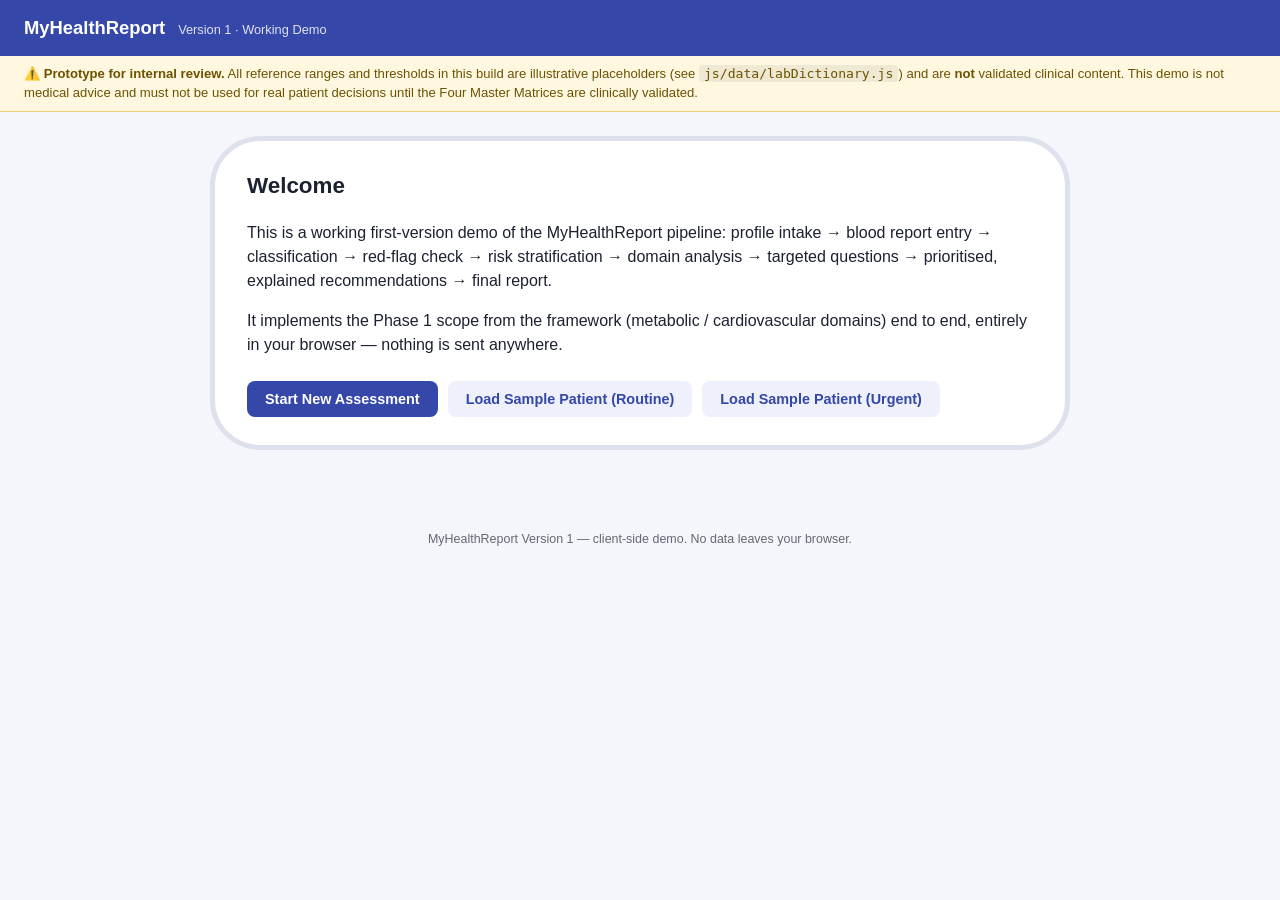
<file: demo/index.html>
<!doctype html>
<html lang="en">
<head>
<meta charset="utf-8" />
<meta name="viewport" content="width=device-width, initial-scale=1" />
<title>MyHealthReport — Version 1 Demo</title>
<link rel="stylesheet" href="css/style.css" />
</head>
<body>

<header class="topbar">
  <div class="brand">MyHealthReport <span class="tag">Version 1 · Working Demo</span></div>
  <div class="stepper" id="stepper"></div>
</header>

<div class="disclaimer">
  ⚠️ <strong>Prototype for internal review.</strong> All reference ranges and thresholds in this build are illustrative
  placeholders (see <code>js/data/labDictionary.js</code>) and are <strong>not</strong> validated clinical content. This demo
  is not medical advice and must not be used for real patient decisions until the Four Master Matrices are clinically validated.
</div>

<main id="app">

  <!-- STEP 0: Welcome -->
  <section class="step" data-step="welcome">
    <h1>Welcome</h1>
    <p>This is a working first-version demo of the MyHealthReport pipeline: profile intake → blood report entry →
      classification → red-flag check → risk stratification → domain analysis → targeted questions → prioritised,
      explained recommendations → final report.</p>
    <p>It implements the Phase&nbsp;1 scope from the framework (metabolic / cardiovascular domains) end to end, entirely
      in your browser — nothing is sent anywhere.</p>
    <div class="btn-row">
      <button class="btn primary" id="btnStart">Start New Assessment</button>
      <button class="btn ghost" id="btnSampleRoutine">Load Sample Patient (Routine)</button>
      <button class="btn ghost" id="btnSampleUrgent">Load Sample Patient (Urgent)</button>
    </div>
  </section>

  <!-- STEP 1: Demographics -->
  <section class="step" data-step="demographics" hidden>
    <h1>Basic Demographic Profile</h1>
    <p class="hint">Module 2 — stable variables used by every downstream engine.</p>
    <div class="form-grid">
      <label>Age (years)
        <input type="number" id="f_age" min="1" max="120" />
      </label>
      <label>Biological Sex
        <select id="f_sex">
          <option value="M">Male</option>
          <option value="F">Female</option>
        </select>
      </label>
    </div>
    <div class="btn-row"><button class="btn ghost" data-back>Back</button><button class="btn primary" data-next>Next</button></div>
  </section>

  <!-- STEP 2: Anthropometrics -->
  <section class="step" data-step="anthro" hidden>
    <h1>Anthropometric Profile</h1>
    <p class="hint">Module 3 — raw values only; BMI, waist classification and BP classification are calculated separately.</p>
    <div class="form-grid">
      <label>Height (cm) <input type="number" id="f_height" /></label>
      <label>Weight (kg) <input type="number" id="f_weight" /></label>
      <label>Waist Circumference (cm) <input type="number" id="f_waist" /></label>
      <label>Systolic BP (mmHg) <input type="number" id="f_sbp" /></label>
      <label>Diastolic BP (mmHg) <input type="number" id="f_dbp" /></label>
      <label>Heart Rate (bpm) <input type="number" id="f_hr" /></label>
    </div>
    <div class="btn-row"><button class="btn ghost" data-back>Back</button><button class="btn primary" data-next>Next</button></div>
  </section>

  <!-- STEP 3: History -->
  <section class="step" data-step="history" hidden>
    <h1>Health History</h1>
    <p class="hint">Module 4 — a small progressive set for this demo; each answerable UNKNOWN / YES / NO / N/A.</p>
    <div class="tri-grid" id="historyGrid">
      <!-- populated by JS -->
    </div>
    <div class="btn-row"><button class="btn ghost" data-back>Back</button><button class="btn primary" data-next>Next</button></div>
  </section>

  <!-- STEP 4: Lab Results -->
  <section class="step" data-step="labs" hidden>
    <h1>Blood Report Entry</h1>
    <p class="hint">Module 5–9 — manual entry stands in for OCR extraction; every result still becomes a structured record mapped to a standard test code.</p>
    <table class="lab-table" id="labTable">
      <thead><tr><th>Test</th><th>Internal Code</th><th>Result</th><th>Unit</th></tr></thead>
      <tbody><!-- populated by JS --></tbody>
    </table>
    <div class="btn-row"><button class="btn ghost" data-back>Back</button><button class="btn primary" id="btnRunEngine">Run Rule Engine →</button></div>
  </section>

  <!-- STEP 5: Triggered Questions -->
  <section class="step" data-step="triggers" hidden>
    <h1>Targeted Questions</h1>
    <p class="hint">Module 11 — only questions relevant to your actual findings appear here.</p>
    <div id="triggerList"></div>
    <div class="btn-row"><button class="btn ghost" data-back>Back</button><button class="btn primary" id="btnGenerateReport">Generate Report →</button></div>
  </section>

  <!-- STEP 6: Report -->
  <section class="step" data-step="report" hidden>
    <div id="reportRoot"></div>
    <div class="btn-row noprint">
      <button class="btn ghost" data-back>Back</button>
      <button class="btn ghost" id="btnPrint">Print / Save as PDF</button>
      <button class="btn primary" id="btnRestart">Start Over</button>
    </div>
  </section>

</main>

<footer class="footer noprint">MyHealthReport Version 1 — client-side demo. No data leaves your browser.</footer>

<script src="js/data/labDictionary.js"></script>
<script src="js/data/anthroRules.js"></script>
<script src="js/data/questionTriggers.js"></script>
<script src="js/data/recommendations.js"></script>
<script src="js/engine/ruleEngine.js"></script>
<script src="js/engine/redFlagEngine.js"></script>
<script src="js/engine/riskEngine.js"></script>
<script src="js/engine/domainEngine.js"></script>
<script src="js/engine/helper.js"></script>
<script src="js/engine/reportGenerator.js"></script>
<script src="js/app.js"></script>
</body>
</html>
</file>
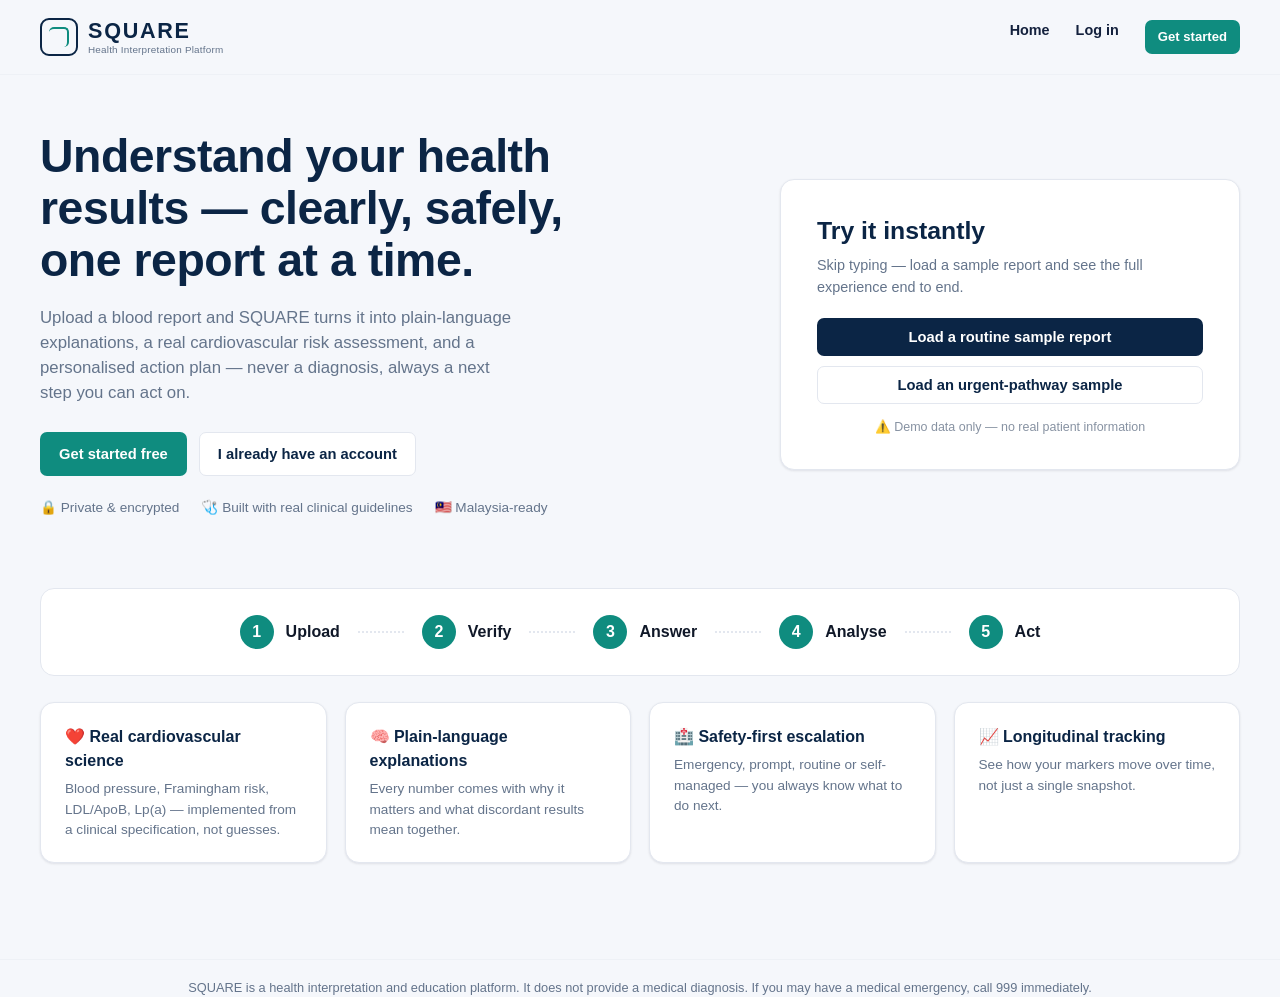
<file: JingTian - Phase i/Previous Version/Prototype1_Version2/index.html>
<!doctype html>
<html lang="en">
<head>
<meta charset="utf-8" />
<meta name="viewport" content="width=device-width, initial-scale=1" />
<title>SQUARE — Prototype 1, Version 2</title>
<link rel="stylesheet" href="css/style.css" />
</head>
<body>

<div id="root"></div>

<!-- Data layer -->
<script src="js/data/labDictionary.js"></script>
<script src="js/data/questionnaire.js"></script>
<script src="js/data/recommendations.js"></script>
<script src="js/data/legalContent.js"></script>
<script src="js/data/sampleReports.js"></script>

<!-- Engine layer -->
<script src="js/engine/ruleEngine.js"></script>
<script src="js/engine/cardiovascular.js"></script>
<script src="js/engine/otherDomains.js"></script>
<script src="js/engine/safetyEngine.js"></script>
<script src="js/engine/questionEngine.js"></script>
<script src="js/engine/recommendationEngine.js"></script>
<script src="js/engine/trendEngine.js"></script>
<script src="js/engine/reportGenerator.js"></script>

<!-- State -->
<script src="js/store.js"></script>

<!-- UI: shell + router -->
<script src="js/ui/components.js"></script>
<script src="js/ui/shell.js"></script>
<script src="js/ui/router.js"></script>

<!-- UI: screens -->
<script src="js/ui/screens/auth.js"></script>
<script src="js/ui/screens/dashboard.js"></script>
<script src="js/ui/screens/upload.js"></script>
<script src="js/ui/screens/verify.js"></script>
<script src="js/ui/screens/questions.js"></script>
<script src="js/ui/screens/analysis.js"></script>
<script src="js/ui/screens/results.js"></script>
<script src="js/ui/screens/domain.js"></script>
<script src="js/ui/screens/actionPlan.js"></script>
<script src="js/ui/screens/referral.js"></script>
<script src="js/ui/screens/report.js"></script>
<script src="js/ui/screens/trends.js"></script>
<script src="js/ui/screens/profile.js"></script>
<script src="js/ui/screens/reportsLibrary.js"></script>
<script src="js/ui/screens/settings.js"></script>

<!-- Bootstrap -->
<script src="js/app.js"></script>
</body>
</html>
</file>
<file: demo/css/style.css>
:root {
  --blue: #3547a8;
  --blue-light: #eef0fb;
  --ink: #1c2130;
  --muted: #667;
  --border: #dde1ec;
  --good: #2f9e44;
  --good-bg: #eaf7ec;
  --warn: #e8a53a;
  --warn-bg: #fdf3e2;
  --bad: #e8590c;
  --bad-bg: #fdece1;
  --critical: #c92a2a;
  --critical-bg: #fbe4e4;
  --radius: 50px;
}

* { box-sizing: border-box; }
body {
  margin: 0;
  font-family: -apple-system, "Segoe UI", Roboto, Helvetica, Arial, sans-serif;
  color: var(--ink);
  background: #f5f6fb;
  line-height: 1.5;
}

.topbar {
  background: var(--blue);
  color: #fff;
  padding: 14px 24px;
  display: flex;
  align-items: center;
  justify-content: space-between;
  flex-wrap: wrap;
  gap: 10px;
}
.brand { font-size: 1.15rem; font-weight: 700; }
.brand .tag { font-weight: 400; font-size: 0.8rem; opacity: 0.85; margin-left: 8px; }
.stepper { font-size: 0.8rem; opacity: 0.9; }

.disclaimer {
  background: #fff7e0;
  border-bottom: 1px solid #eecf7a;
  color: #6b5300;
  font-size: 0.82rem;
  padding: 8px 24px;
}
.disclaimer code { background: #00000010; padding: 1px 5px; border-radius: 4px; }

main#app {
  max-width: 900px;
  margin: 24px auto 60px;
  padding: 0 20px;
}

.step {
  background: #fff;
  border: 5px solid var(--border);
  border-radius: var(--radius);
  padding: 28px 32px;
}
.step h1 { margin-top: 0; font-size: 1.4rem; }
.hint { color: var(--muted); font-size: 0.88rem; margin-top: -6px; }

.form-grid {
  display: grid;
  grid-template-columns: repeat(auto-fit, minmax(220px, 1fr));
  gap: 16px 20px;
  margin: 20px 0;
}
label { display: flex; flex-direction: column; gap: 6px; font-size: 0.85rem; color: var(--muted); font-weight: 600; }
input, select {
  font-size: 0.95rem;
  padding: 9px 10px;
  border: 1px solid var(--border);
  border-radius: 7px;
  color: var(--ink);
  font-weight: 400;
  background: #fff;
}
input:focus, select:focus { outline: 2px solid var(--blue); outline-offset: 1px; }

.btn-row { display: flex; gap: 10px; margin-top: 24px; flex-wrap: wrap; }
.btn {
  border: none;
  border-radius: 8px;
  padding: 10px 18px;
  font-size: 0.9rem;
  font-weight: 700;
  cursor: pointer;
}
.btn.primary { background: var(--blue); color: #fff; }
.btn.primary:hover { background: #727cb9; }
.btn.ghost { background: #eef0fb; color: var(--blue); }
.btn.ghost:hover { background: #e2e6f8; }

.tri-grid {
  display: grid;
  grid-template-columns: 1fr auto;
  gap: 10px 16px;
  align-items: center;
  margin: 18px 0;
}
.tri-grid .q { font-size: 0.92rem; }
.tri-grid select { min-width: 140px; }

table.lab-table { width: 100%; border-collapse: collapse; margin: 18px 0; font-size: 0.9rem; }
table.lab-table th, table.lab-table td { text-align: left; padding: 8px 10px; border-bottom: 1px solid var(--border); }
table.lab-table th { color: var(--muted); font-size: 0.78rem; text-transform: uppercase; letter-spacing: 0.03em; }
table.lab-table td code { font-size: 0.78rem; color: var(--muted); }
table.lab-table input { width: 110px; }

#triggerList .trigger-block {
  border: 1px solid var(--border);
  border-radius: 8px;
  padding: 14px 16px;
  margin-bottom: 14px;
}
#triggerList .trigger-block h3 { margin: 0 0 4px; font-size: 0.95rem; color: var(--blue); }
#triggerList .trigger-block .q-row { display: grid; grid-template-columns: 1fr 160px; gap: 10px; align-items: center; padding: 6px 0; }

.pill {
  display: inline-block;
  padding: 3px 10px;
  border-radius: 999px;
  font-size: 0.75rem;
  font-weight: 700;
}
.tone-good { background: var(--good-bg); color: var(--good); }
.tone-warn { background: var(--warn-bg); color: #8a6100; }
.tone-bad { background: var(--bad-bg); color: var(--bad); }
.tone-critical { background: var(--critical-bg); color: var(--critical); }

/* --- Report --- */
.report-section { background: #fff; border: 1px solid var(--border); border-radius: var(--radius); padding: 24px 28px; margin-bottom: 16px; }
.report-section h2 { margin-top: 0; font-size: 1.1rem; border-bottom: 1px solid var(--border); padding-bottom: 8px; }
.pathway-banner {
  border-radius: var(--radius);
  padding: 18px 22px;
  margin-bottom: 16px;
  font-size: 1rem;
  font-weight: 700;
}
.pathway-banner.tone-good { background: var(--good-bg); color: #1e6b30; }
.pathway-banner.tone-warn { background: var(--warn-bg); color: #8a6100; }
.pathway-banner.tone-bad { background: var(--bad-bg); color: #9c3c00; }
.pathway-banner.tone-critical { background: var(--critical-bg); color: #8c1f1f; }
.pathway-banner .sub { font-weight: 400; font-size: 0.85rem; margin-top: 4px; }

.snapshot-grid { display: grid; grid-template-columns: repeat(auto-fit, minmax(150px, 1fr)); gap: 14px; }
.snap-tile { background: var(--blue-light); border-radius: 8px; padding: 12px 14px; }
.snap-tile .k { font-size: 0.72rem; text-transform: uppercase; color: var(--muted); letter-spacing: 0.03em; }
.snap-tile .v { font-size: 1.25rem; font-weight: 700; color: var(--blue); }

.domain-row, .finding-row { display: flex; justify-content: space-between; align-items: center; padding: 9px 0; border-bottom: 1px solid var(--border); gap: 10px; }
.domain-row:last-child, .finding-row:last-child { border-bottom: none; }
.finding-row .name { font-weight: 600; }
.finding-row .meta { color: var(--muted); font-size: 0.82rem; }

.rec-card { border: 1px solid var(--border); border-radius: 8px; padding: 16px 18px; margin-bottom: 12px; }
.rec-card h3 { margin: 0 0 8px; font-size: 1rem; color: var(--blue); }
.rec-card dl { margin: 0; display: grid; grid-template-columns: 110px 1fr; row-gap: 6px; column-gap: 10px; font-size: 0.88rem; }
.rec-card dt { color: var(--muted); font-weight: 600; }
.rec-card dd { margin: 0; }
.rec-card.secondary { opacity: 0.85; }

.version-footer { font-size: 0.75rem; color: var(--muted); text-align: center; margin-top: 10px; }

.footer { text-align: center; font-size: 0.78rem; color: var(--muted); padding: 20px; }

@media print {
  .topbar, .disclaimer, .footer, .noprint { display: none !important; }
  body { background: #fff; }
  .report-section { break-inside: avoid; border: 1px solid #ccc; }
}
</file>
<file: JingTian - Phase i/Previous Version/Prototype1_Version2/css/style.css>
/* ============================================================
   SQUARE — Prototype 1, Version 2
   Design tokens + component styles matching the Screen/ mockups
   ============================================================ */

:root {
  --navy: #0b2545;
  --navy-2: #14213d;
  --ink: #101828;
  --muted: #64748b;
  --muted-2: #8792a2;
  --border: #e3e7ef;
  --border-2: #eef1f6;
  --bg: #f5f7fb;
  --card: #ffffff;

  --teal: #0f8c7f;
  --teal-dark: #0b6e63;
  --teal-light: #e6f5f3;
  --teal-lighter: #f0faf8;

  --good: #2f9e44;
  --good-bg: #eaf7ec;
  --good-border: #cdeed3;

  --warn: #b5650a;
  --warn-bg: #fdf1de;
  --warn-border: #f6dfb4;

  --bad: #c0392b;
  --bad-bg: #fbe4e4;
  --bad-border: #f3c6c6;

  --info: #2e5aac;
  --info-bg: #eaf0fb;
  --info-border: #cddaf3;

  --radius-lg: 14px;
  --radius-md: 10px;
  --radius-sm: 7px;
  --shadow-card: 0 1px 2px rgba(16, 24, 40, 0.04), 0 1px 3px rgba(16, 24, 40, 0.06);
}

* { box-sizing: border-box; }
html, body { height: 100%; }
body {
  margin: 0;
  font-family: -apple-system, "Segoe UI", Roboto, Helvetica, Arial, sans-serif;
  color: var(--ink);
  background: var(--bg);
  line-height: 1.5;
  -webkit-font-smoothing: antialiased;
}
a { color: var(--teal); text-decoration: none; }
a:hover { text-decoration: underline; }
h1, h2, h3, h4 { color: var(--navy); margin: 0; font-weight: 800; }
p { margin: 0; }
button { font-family: inherit; cursor: pointer; }
input, select, textarea { font-family: inherit; }
ul { margin: 0; padding: 0; list-style: none; }
::-webkit-scrollbar { width: 10px; height: 10px; }
::-webkit-scrollbar-thumb { background: #d3d9e3; border-radius: 6px; }

.brand { display: flex; align-items: center; gap: 10px; }
.brand-mark {
  width: 38px; height: 38px; border: 2.5px solid var(--navy); border-radius: 9px;
  position: relative; flex-shrink: 0;
}
.brand-mark::after {
  content: ""; position: absolute; inset: 7px; border: 2.5px solid var(--teal);
  border-radius: 5px; border-left: none; border-bottom: none;
}
.brand-text { display: flex; flex-direction: column; line-height: 1.15; }
.brand-name { font-size: 1.35rem; font-weight: 800; letter-spacing: 0.08em; color: var(--navy); }
.brand-tag { font-size: 0.62rem; color: var(--muted); letter-spacing: 0.02em; }
.brand.sm .brand-mark { width: 30px; height: 30px; border-width: 2px; }
.brand.sm .brand-name { font-size: 1.05rem; }

/* ---------------- Buttons ---------------- */
.btn {
  display: inline-flex; align-items: center; justify-content: center; gap: 8px;
  border-radius: var(--radius-sm); border: 1px solid transparent;
  padding: 10px 18px; font-size: 0.92rem; font-weight: 700; white-space: nowrap;
  transition: background .12s, border-color .12s, opacity .12s;
}
.btn.primary { background: var(--teal); color: #fff; }
.btn.primary:hover { background: var(--teal-dark); }
.btn.primary:disabled { background: #a9c9c5; cursor: not-allowed; }
.btn.navy { background: var(--navy); color: #fff; }
.btn.navy:hover { background: #081a34; }
.btn.outline { background: #fff; color: var(--navy); border-color: var(--border); }
.btn.outline:hover { border-color: var(--navy); }
.btn.ghost { background: transparent; color: var(--teal); border-color: transparent; }
.btn.ghost:hover { background: var(--teal-lighter); }
.btn.danger-ghost { background: transparent; color: var(--bad); }
.btn.danger-ghost:hover { background: var(--bad-bg); }
.btn.sm { padding: 6px 12px; font-size: 0.82rem; }
.btn.block { width: 100%; }
.btn:disabled { opacity: .6; cursor: not-allowed; }
.icon { width: 1em; height: 1em; display: inline-block; }

/* ---------------- Forms ---------------- */
.field { display: flex; flex-direction: column; gap: 6px; margin-bottom: 16px; }
.field label { font-size: 0.85rem; font-weight: 700; color: var(--navy-2); }
.field .hint { font-size: 0.78rem; color: var(--muted); font-weight: 400; }
.field input[type=text], .field input[type=email], .field input[type=password],
.field input[type=number], .field input[type=date], .field select, .field textarea {
  border: 1px solid var(--border); border-radius: var(--radius-sm);
  padding: 11px 13px; font-size: 0.93rem; color: var(--ink); background: #fff;
  width: 100%;
}
.field input:focus, .field select:focus, .field textarea:focus {
  outline: none; border-color: var(--teal); box-shadow: 0 0 0 3px var(--teal-light);
}
.field-pw { position: relative; }
.field-pw button { position: absolute; right: 10px; top: 50%; transform: translateY(-50%); background: none; border: none; color: var(--muted); font-size: 0.8rem; }
.checkbox-row, .radio-row { display: flex; align-items: flex-start; gap: 10px; }
.checkbox-row input, .radio-row input { margin-top: 3px; width: 16px; height: 16px; accent-color: var(--teal); flex-shrink: 0; }
.form-grid { display: grid; grid-template-columns: repeat(auto-fit, minmax(220px, 1fr)); gap: 4px 20px; }
.segmented { display: flex; border: 1px solid var(--border); border-radius: var(--radius-sm); overflow: hidden; }
.segmented button { flex: 1; padding: 10px; background: #fff; border: none; font-size: 0.88rem; font-weight: 600; color: var(--muted); border-right: 1px solid var(--border); }
.segmented button:last-child { border-right: none; }
.segmented button.active { background: var(--teal-lighter); color: var(--teal-dark); }
.choice-row { display: grid; grid-template-columns: repeat(auto-fit, minmax(140px,1fr)); gap: 10px; }
.choice-btn {
  border: 1.5px solid var(--border); border-radius: var(--radius-sm); background: #fff;
  padding: 12px 14px; text-align: left; font-size: 0.9rem; font-weight: 600; color: var(--ink);
  display: flex; align-items: center; gap: 10px;
}
.choice-btn .dot { width: 15px; height: 15px; border-radius: 50%; border: 2px solid var(--border-2); flex-shrink: 0; position: relative; }
.choice-btn.selected { border-color: var(--teal); background: var(--teal-lighter); color: var(--teal-dark); }
.choice-btn.selected .dot { border-color: var(--teal); }
.choice-btn.selected .dot::after { content: ""; position: absolute; inset: 3px; border-radius: 50%; background: var(--teal); }
.toggle { position: relative; display: inline-block; width: 42px; height: 24px; flex-shrink: 0; }
.toggle input { opacity: 0; width: 0; height: 0; }
.toggle .track { position: absolute; inset: 0; background: #ccd3de; border-radius: 999px; transition: .15s; }
.toggle .track::after { content: ""; position: absolute; width: 18px; height: 18px; left: 3px; top: 3px; background: #fff; border-radius: 50%; transition: .15s; box-shadow: 0 1px 2px rgba(0,0,0,.25); }
.toggle input:checked + .track { background: var(--teal); }
.toggle input:checked + .track::after { transform: translateX(18px); }

/* ---------------- Cards / layout primitives ---------------- */
.card { background: var(--card); border: 1px solid var(--border); border-radius: var(--radius-lg); padding: 22px 24px; box-shadow: var(--shadow-card); }
.card.pad-sm { padding: 16px 18px; }
.card-row { display: flex; align-items: flex-start; justify-content: space-between; gap: 14px; }
.grid { display: grid; gap: 18px; }
.grid.cols-2 { grid-template-columns: repeat(2, 1fr); }
.grid.cols-3 { grid-template-columns: repeat(3, 1fr); }
.grid.cols-4 { grid-template-columns: repeat(4, 1fr); }
.grid.cols-6 { grid-template-columns: repeat(6, 1fr); }
.grid.responsive { grid-template-columns: repeat(auto-fit, minmax(230px, 1fr)); }
@media (max-width: 1080px) {
  .grid.cols-2, .grid.cols-3, .grid.cols-4, .grid.cols-6 { grid-template-columns: repeat(auto-fit, minmax(220px,1fr)); }
}
.stack { display: flex; flex-direction: column; gap: 16px; }
.hr { border: none; border-top: 1px solid var(--border-2); margin: 14px 0; }

/* ---------------- Pills / badges ---------------- */
.pill {
  display: inline-flex; align-items: center; gap: 5px; padding: 4px 11px;
  border-radius: 999px; font-size: 0.76rem; font-weight: 700; white-space: nowrap;
  border: 1px solid transparent;
}
.pill.good { background: var(--good-bg); color: var(--good); border-color: var(--good-border); }
.pill.warn { background: var(--warn-bg); color: var(--warn); border-color: var(--warn-border); }
.pill.bad { background: var(--bad-bg); color: var(--bad); border-color: var(--bad-border); }
.pill.info { background: var(--info-bg); color: var(--info); border-color: var(--info-border); }
.pill.neutral { background: #f1f3f7; color: var(--muted); border-color: var(--border); }
.pill.teal { background: var(--teal-light); color: var(--teal-dark); border-color: #bfe6e1; }
.dot-ind { width: 8px; height: 8px; border-radius: 50%; display: inline-block; }
.dot-ind.good { background: var(--good); } .dot-ind.warn { background: var(--warn); } .dot-ind.bad { background: var(--bad); } .dot-ind.info { background: var(--info); }

/* ---------------- Banners / callouts ---------------- */
.callout { display: flex; gap: 12px; align-items: flex-start; padding: 14px 16px; border-radius: var(--radius-md); border: 1px solid; font-size: 0.86rem; }
.callout.info { background: var(--info-bg); border-color: var(--info-border); color: #1e3a70; }
.callout.warn { background: var(--warn-bg); border-color: var(--warn-border); color: #7a4406; }
.callout.bad { background: var(--bad-bg); border-color: var(--bad-border); color: #7d1f16; }
.callout.good { background: var(--good-bg); border-color: var(--good-border); color: #1c6b2c; }
.callout .ic { flex-shrink: 0; width: 20px; height: 20px; border-radius: 50%; display: flex; align-items: center; justify-content: center; font-size: 0.78rem; font-weight: 800; color: #fff; }
.callout.info .ic { background: var(--info); } .callout.warn .ic { background: var(--warn); } .callout.bad .ic { background: var(--bad); } .callout.good .ic { background: var(--good); }
.callout .callout-title { font-weight: 700; margin-bottom: 2px; }
.disclaimer-banner {
  background: #fff7e0; border-top: 1px solid #eecf7a; color: #6b5300; font-size: 0.8rem;
  padding: 10px 24px; display: flex; align-items: center; gap: 8px; justify-content: center; text-align: center;
}

/* ---------------- Auth shell (Welcome / Register / Login) ---------------- */
.auth-topbar {
  display: flex; align-items: center; justify-content: space-between;
  padding: 18px 40px; border-bottom: 1px solid var(--border-2);
}
.auth-topbar nav { display: flex; gap: 26px; }
.auth-topbar nav a { color: var(--navy-2); font-weight: 600; font-size: 0.9rem; }
.auth-hero {
  display: grid; grid-template-columns: 1fr 1fr; gap: 60px; align-items: center;
  max-width: 1320px; margin: 0 auto; padding: 56px 40px 70px;
}
.auth-hero h1 { font-size: 2.9rem; line-height: 1.12; letter-spacing: -0.01em; }
.auth-hero .lede { font-size: 1.05rem; color: var(--muted); margin-top: 18px; max-width: 480px; }
.auth-hero .cta-row { display: flex; gap: 12px; margin-top: 26px; flex-wrap: wrap; }
.auth-hero .trust-row { display: flex; gap: 22px; margin-top: 22px; flex-wrap: wrap; font-size: 0.85rem; color: var(--muted); }
.auth-card { background: #fff; border: 1px solid var(--border); border-radius: var(--radius-lg); padding: 32px 36px; box-shadow: var(--shadow-card); max-width: 460px; margin-left: auto; }
.auth-card h2 { font-size: 1.55rem; }
.auth-card .sub { color: var(--muted); font-size: 0.9rem; margin-top: 6px; margin-bottom: 20px; }
.auth-progress { height: 4px; background: var(--border-2); border-radius: 999px; margin-bottom: 18px; overflow: hidden; }
.auth-progress > div { height: 100%; background: var(--teal); }
.auth-divider { display: flex; align-items: center; gap: 12px; color: var(--muted-2); font-size: 0.8rem; margin: 16px 0; }
.auth-divider::before, .auth-divider::after { content: ""; flex: 1; height: 1px; background: var(--border); }
.auth-foot { text-align: center; font-size: 0.85rem; color: var(--muted); margin-top: 14px; }
.auth-secure-note { display: flex; align-items: center; gap: 6px; justify-content: center; font-size: 0.78rem; color: var(--muted-2); margin-top: 14px; }
.marketing-strip { max-width: 1320px; margin: 0 auto; padding: 0 40px 70px; }
.journey-row { display: flex; align-items: center; justify-content: center; gap: 0; background: #fff; border: 1px solid var(--border); border-radius: var(--radius-lg); padding: 26px 20px; margin-bottom: 26px; flex-wrap: wrap; }
.journey-step { display: flex; align-items: center; gap: 12px; padding: 0 18px; }
.journey-step .num { width: 34px; height: 34px; border-radius: 50%; background: var(--teal); color: #fff; display: flex; align-items: center; justify-content: center; font-weight: 800; }
.journey-connector { width: 46px; height: 1px; border-top: 2px dotted var(--border); }
.feature-cards { display: grid; grid-template-columns: repeat(4, 1fr); gap: 18px; }
@media (max-width: 980px) { .feature-cards, .auth-hero { grid-template-columns: 1fr; } .auth-card { margin-left: 0; } }

/* legal / consent stepper topbar (T&C, Consent screens) */
.setup-topbar { display: flex; align-items: center; justify-content: space-between; padding: 16px 40px; border-bottom: 1px solid var(--border-2); }
.setup-steps { display: flex; align-items: center; gap: 10px; font-size: 0.92rem; font-weight: 600; color: var(--muted-2); }
.setup-steps .active { color: var(--teal); }
.setup-steps .done { color: var(--navy-2); }
.setup-steps .chev { color: var(--muted-2); }
.legal-wrap { max-width: 1200px; margin: 0 auto; padding: 34px 40px 120px; }
.legal-wrap h1 { font-size: 2.1rem; }
.legal-wrap .sub { color: var(--muted); margin-top: 8px; }
.legal-body { display: grid; grid-template-columns: 260px 1fr; gap: 22px; margin-top: 22px; align-items: start; }
.toc-card { position: sticky; top: 20px; }
.toc-card h4 { font-size: 0.78rem; text-transform: uppercase; letter-spacing: .04em; color: var(--muted); margin-bottom: 10px; }
.toc-item { display: block; padding: 8px 10px; border-radius: var(--radius-sm); font-size: 0.87rem; font-weight: 600; color: var(--navy-2); cursor: pointer; }
.toc-item.active { background: var(--teal-lighter); color: var(--teal-dark); }
.legal-doc { max-height: 62vh; overflow-y: auto; padding-right: 6px; }
.legal-section { margin-bottom: 26px; }
.legal-section h3 { font-size: 1.15rem; margin-bottom: 8px; }
.legal-section p, .legal-section li { font-size: 0.92rem; color: #33405a; line-height: 1.65; }
.legal-section ul { padding-left: 20px; list-style: disc; margin-top: 6px; }
.legal-section ul li { margin-bottom: 4px; }
.sticky-footer-bar {
  position: fixed; left: 0; right: 0; bottom: 0; background: #fff; border-top: 1px solid var(--border);
  padding: 16px 40px; display: flex; align-items: center; justify-content: space-between; gap: 20px;
  box-shadow: 0 -4px 14px rgba(16,24,40,.05);
}
.sticky-footer-bar .agree-text { font-size: 0.85rem; }
.sticky-footer-bar .agree-text .note { color: var(--muted); display: block; font-size: 0.78rem; }

.consent-grid { display: grid; grid-template-columns: 1.4fr 1fr; gap: 22px; margin-top: 24px; }
.consent-item { border: 1px solid var(--border); border-radius: var(--radius-md); padding: 16px 18px; display: flex; gap: 14px; align-items: flex-start; margin-bottom: 14px; }
.consent-item .icon-badge { width: 42px; height: 42px; border-radius: 50%; background: var(--teal-lighter); color: var(--teal-dark); display: flex; align-items: center; justify-content: center; font-size: 1.1rem; flex-shrink: 0; }
.consent-item h4 { font-size: 0.98rem; margin-bottom: 4px; }
.consent-item p { font-size: 0.85rem; color: var(--muted); }
.consent-optional-card { border: 1px solid var(--border); border-radius: var(--radius-md); padding: 16px 18px; margin-bottom: 14px; }
.consent-optional-card .top-row { display: flex; justify-content: space-between; align-items: flex-start; gap: 10px; }
.consent-optional-card h4 { font-size: 0.95rem; }
.consent-optional-card p { font-size: 0.83rem; color: var(--muted); margin-top: 6px; }
.consent-optional-card ul { margin-top: 10px; font-size: 0.8rem; color: var(--muted); }
.consent-optional-card ul li { display: flex; gap: 6px; margin-bottom: 4px; }

/* ---------------- App shell ---------------- */
.app-shell { display: flex; min-height: 100vh; align-items: stretch; }
.app-sidebar {
  width: 232px; flex-shrink: 0; background: #fff; border-right: 1px solid var(--border-2);
  padding: 22px 14px; display: flex; flex-direction: column; position: sticky; top: 0; height: 100vh; overflow-y: auto;
}
.app-sidebar .brand { padding: 0 8px 22px; }
.side-nav { display: flex; flex-direction: column; gap: 2px; margin-top: 6px; flex: 1; }
.side-link {
  display: flex; align-items: center; gap: 11px; padding: 10px 12px; border-radius: var(--radius-sm);
  color: #3a4658; font-size: 0.9rem; font-weight: 600; border-left: 3px solid transparent;
}
.side-link:hover { background: #f4f6f9; text-decoration: none; }
.side-link.active { background: var(--teal-lighter); color: var(--teal-dark); border-left-color: var(--teal); }
.side-link .ico { width: 18px; text-align: center; flex-shrink: 0; }
.side-foot { border-top: 1px solid var(--border-2); padding-top: 10px; margin-top: 10px; }

.app-main { flex: 1; min-width: 0; padding: 26px 34px 70px; }
.app-topline { display: flex; align-items: flex-start; justify-content: space-between; gap: 20px; margin-bottom: 4px; }
.page-head h1 { font-size: 1.65rem; }
.page-head .sub { color: var(--muted); font-size: 0.92rem; margin-top: 4px; }
.topline-actions { display: flex; align-items: center; gap: 14px; flex-shrink: 0; }
.top-bell { position: relative; width: 38px; height: 38px; border-radius: 50%; border: 1px solid var(--border); background: #fff; display: flex; align-items: center; justify-content: center; color: var(--navy-2); }
.top-bell .dot { position: absolute; top: 7px; right: 8px; width: 7px; height: 7px; border-radius: 50%; background: var(--teal); border: 1.5px solid #fff; }
.user-chip { display: flex; align-items: center; gap: 8px; cursor: pointer; position: relative; }
.avatar { width: 34px; height: 34px; border-radius: 50%; background: linear-gradient(135deg,#0f8c7f,#0b2545); color: #fff; display: flex; align-items: center; justify-content: center; font-weight: 700; font-size: 0.85rem; }
.user-chip .name { font-weight: 700; font-size: 0.9rem; color: var(--navy-2); }
.user-menu { position: absolute; top: 44px; right: 0; background: #fff; border: 1px solid var(--border); border-radius: var(--radius-md); box-shadow: var(--shadow-card); min-width: 170px; padding: 6px; z-index: 40; }
.user-menu a, .user-menu button { display: block; width: 100%; text-align: left; padding: 9px 10px; border-radius: 7px; font-size: 0.86rem; color: var(--ink); background: none; border: none; }
.user-menu a:hover, .user-menu button:hover { background: #f4f6f9; text-decoration: none; }
.user-menu button.danger { color: var(--bad); }
.section-title { font-size: 1.05rem; color: var(--navy); font-weight: 800; margin: 26px 0 12px; }
.section-title:first-child { margin-top: 0; }

/* ---------------- Stepper ---------------- */
.stepper { display: flex; align-items: center; gap: 0; margin: 6px 0 22px; flex-wrap: wrap; }
.step-node { display: flex; align-items: center; gap: 9px; }
.step-circle { width: 30px; height: 30px; border-radius: 50%; display: flex; align-items: center; justify-content: center; font-weight: 800; font-size: 0.85rem; border: 2px solid var(--border); color: var(--muted); background: #fff; }
.step-node.done .step-circle { background: var(--teal); border-color: var(--teal); color: #fff; }
.step-node.active .step-circle { background: var(--teal); border-color: var(--teal); color: #fff; }
.step-node .step-label { font-size: 0.88rem; font-weight: 700; color: var(--muted); }
.step-node.active .step-label, .step-node.done .step-label { color: var(--navy-2); }
.step-line { width: 60px; height: 2px; background: var(--border); margin: 0 8px; }
.step-line.done { background: var(--teal); }

/* ---------------- Tabs ---------------- */
.tabs { display: flex; gap: 6px; border-bottom: 1px solid var(--border); margin-bottom: 20px; flex-wrap: wrap; }
.tab-btn { padding: 11px 4px; margin-right: 22px; background: none; border: none; border-bottom: 2.5px solid transparent; font-weight: 700; color: var(--muted); font-size: 0.94rem; }
.tab-btn.active { color: var(--teal-dark); border-bottom-color: var(--teal); }

/* ---------------- Domain grid / body summary ---------------- */
.domain-card { border: 1px solid var(--border); border-radius: var(--radius-md); padding: 15px 16px; display: flex; gap: 12px; align-items: flex-start; background: #fff; }
.domain-card .dic { width: 38px; height: 38px; border-radius: 10px; display: flex; align-items: center; justify-content: center; flex-shrink: 0; font-size: 1.1rem; }
.domain-card h4 { font-size: 0.95rem; margin-bottom: 3px; }
.domain-card p.d { font-size: 0.82rem; color: var(--muted); margin-top: 2px; }
.domain-card.clickable { cursor: pointer; transition: box-shadow .12s, border-color .12s; }
.domain-card.clickable:hover { box-shadow: var(--shadow-card); border-color: #ccd4e0; }

.factor-table { width: 100%; border-collapse: collapse; font-size: 0.88rem; }
.factor-table th { text-align: left; color: var(--muted); font-size: 0.75rem; text-transform: uppercase; letter-spacing: .03em; padding: 8px 10px; border-bottom: 1px solid var(--border); }
.factor-table td { padding: 10px; border-bottom: 1px solid var(--border-2); }

.connect-flow { display: flex; align-items: center; justify-content: center; gap: 10px; flex-wrap: wrap; padding: 18px 0 6px; }
.connect-node { width: 92px; height: 92px; border-radius: 50%; display: flex; flex-direction: column; align-items: center; justify-content: center; text-align: center; font-size: 0.78rem; font-weight: 700; gap: 4px; }
.connect-arrow { color: var(--border-2); font-size: 1.3rem; }
.connect-result { margin-top: 14px; text-align: center; }
.connect-result .pill-lg { display: inline-flex; align-items: center; gap: 8px; padding: 10px 18px; border: 1.5px solid var(--info-border); background: var(--info-bg); color: var(--info); border-radius: var(--radius-sm); font-weight: 700; }

/* ---------------- Safety ladder ---------------- */
.safety-ladder { display: flex; flex-direction: column; gap: 12px; }
.ladder-card { display: flex; align-items: center; gap: 16px; border: 1.5px solid var(--border); border-radius: var(--radius-md); padding: 14px 16px; position: relative; }
.ladder-card.recommended { border-color: var(--teal); background: var(--teal-lighter); }
.ladder-card .lvl { width: 34px; height: 34px; border-radius: 50%; display: flex; align-items: center; justify-content: center; font-weight: 800; flex-shrink: 0; }
.ladder-card .lvl.l1 { background: var(--bad-bg); color: var(--bad); }
.ladder-card .lvl.l2 { background: var(--warn-bg); color: var(--warn); }
.ladder-card .lvl.l3 { background: var(--teal-light); color: var(--teal-dark); }
.ladder-card .lvl.l4 { background: var(--good-bg); color: var(--good); }
.ladder-card .body { flex: 1; }
.ladder-card h4 { font-size: 0.95rem; }
.ladder-card p { font-size: 0.82rem; color: var(--muted); margin-top: 2px; }
.ladder-card .check-badge { position: absolute; top: -9px; right: 14px; width: 22px; height: 22px; border-radius: 50%; background: var(--teal); color: #fff; display: flex; align-items: center; justify-content: center; font-size: 0.7rem; }

/* ---------------- Timeline ---------------- */
.timeline { display: flex; align-items: center; gap: 0; position: relative; padding: 14px 0; }
.timeline::before { content: ""; position: absolute; left: 20px; right: 20px; top: 50%; height: 2px; background: var(--border); }
.tl-point { flex: 1; text-align: center; position: relative; z-index: 1; }
.tl-point .dot2 { width: 12px; height: 12px; border-radius: 50%; background: var(--teal); border: 3px solid #fff; box-shadow: 0 0 0 1px var(--teal); margin: 0 auto 8px; }
.tl-point .lbl { font-size: 0.82rem; font-weight: 700; color: var(--navy-2); }
.tl-point .sub { font-size: 0.78rem; color: var(--muted); }

/* ---------------- Progress ring ---------------- */
.progress-ring { width: 220px; height: 220px; border-radius: 50%; display: flex; align-items: center; justify-content: center; position: relative; margin: 0 auto; background: conic-gradient(var(--teal) calc(var(--pct,0)*1%), var(--border-2) 0); }
.progress-ring::before { content: ""; position: absolute; inset: 14px; border-radius: 50%; background: #fff; }
.progress-ring .val { position: relative; z-index: 1; font-size: 2.6rem; font-weight: 800; color: var(--navy); }
.progress-ring .val small { font-size: 1.3rem; }
.check-steps { display: flex; flex-direction: column; }
.check-step { display: flex; align-items: center; gap: 12px; padding: 9px 0; }
.check-step .num2 { width: 26px; height: 26px; border-radius: 50%; background: var(--border-2); color: var(--muted); display: flex; align-items: center; justify-content: center; font-size: 0.78rem; font-weight: 800; flex-shrink: 0; }
.check-step.done .num2 { background: var(--good-bg); color: var(--good); }
.check-step.active .num2 { background: var(--teal); color: #fff; }
.check-step .lab { flex: 1; font-size: 0.9rem; font-weight: 600; }
.check-step.active .lab { color: var(--teal-dark); font-weight: 700; }
.check-step .st { font-size: 0.8rem; color: var(--muted); font-weight: 600; }
.check-step.done .st { color: var(--good); }
.check-connector { width: 2px; height: 12px; background: var(--border); margin-left: 13px; }

/* ---------------- Upload dropzone ---------------- */
.dropzone { border: 2px dashed #b7d9d5; border-radius: var(--radius-lg); background: var(--teal-lighter); padding: 44px 24px; text-align: center; }
.dropzone .dz-icon { width: 62px; height: 62px; border-radius: 50%; background: #fff; display: flex; align-items: center; justify-content: center; margin: 0 auto 14px; font-size: 1.6rem; color: var(--teal-dark); box-shadow: var(--shadow-card); }
.dropzone h3 { font-size: 1.15rem; }
.dropzone .meta { color: var(--muted); font-size: 0.83rem; margin-top: 6px; }
.dropzone .dz-actions { display: flex; gap: 10px; justify-content: center; margin-top: 18px; flex-wrap: wrap; }

/* ---------------- Tables ---------------- */
table.data-table { width: 100%; border-collapse: collapse; font-size: 0.88rem; }
table.data-table th { text-align: left; color: var(--muted); font-size: 0.74rem; text-transform: uppercase; letter-spacing: .03em; padding: 10px; border-bottom: 1px solid var(--border); }
table.data-table td { padding: 12px 10px; border-bottom: 1px solid var(--border-2); vertical-align: middle; }
table.data-table tr:last-child td { border-bottom: none; }
table.data-table input, table.data-table select { border: 1px solid var(--border); border-radius: 6px; padding: 6px 8px; font-size: 0.85rem; width: 100%; min-width: 76px; }
.row-select { display: flex; align-items: center; gap: 10px; }

/* ---------------- Misc ---------------- */
.kv-grid { display: grid; grid-template-columns: repeat(3,1fr); gap: 12px 20px; }
.kv-grid .k { font-size: 0.72rem; text-transform: uppercase; color: var(--muted); letter-spacing: .03em; }
.kv-grid .v { font-size: 1.05rem; font-weight: 700; color: var(--navy); margin-top: 2px; }
.snap-tile { background: var(--teal-lighter); border-radius: var(--radius-md); padding: 14px 16px; }
.snap-tile .k { font-size: 0.72rem; text-transform: uppercase; color: var(--muted); letter-spacing: .03em; }
.snap-tile .v { font-size: 1.3rem; font-weight: 800; color: var(--navy); margin-top: 4px; }
.snap-tile .v.sm { font-size: 1rem; }
.actions-row { display: flex; gap: 10px; flex-wrap: wrap; margin-bottom: 20px; }
.chip-row { display: flex; gap: 8px; flex-wrap: wrap; }
.chip { background: #f1f3f7; border-radius: 999px; padding: 5px 12px; font-size: 0.8rem; font-weight: 600; color: var(--navy-2); }
.footer-note { text-align: center; font-size: 0.8rem; color: var(--muted); margin-top: 26px; padding-top: 18px; border-top: 1px solid var(--border-2); }
.link-row { display: flex; align-items: center; gap: 8px; font-size: 0.9rem; font-weight: 700; }
.list-plain li { padding: 8px 0; border-bottom: 1px solid var(--border-2); font-size: 0.88rem; display: flex; justify-content: space-between; gap: 10px; }
.list-plain li:last-child { border-bottom: none; }
.num-badge { width: 26px; height: 26px; border-radius: 50%; background: var(--teal-lighter); color: var(--teal-dark); display: flex; align-items: center; justify-content: center; font-weight: 800; font-size: 0.82rem; flex-shrink: 0; }
.priority-card { border: 1px solid var(--border); border-radius: var(--radius-md); padding: 16px 18px; }
.priority-card .top-row { display: flex; gap: 12px; align-items: flex-start; }
.priority-card h4 { font-size: 0.96rem; }
.priority-card p { font-size: 0.84rem; color: var(--muted); margin-top: 4px; }
.priority-card .actions { display: flex; align-items: center; justify-content: space-between; margin-top: 12px; font-size: 0.82rem; }
.mini-chart { display: block; }
.print-hidden {}
.empty-state { text-align: center; padding: 40px 20px; color: var(--muted); }

/* ---------------- Toast ---------------- */
#toast-root { position: fixed; top: 18px; right: 18px; z-index: 200; display: flex; flex-direction: column; gap: 8px; }
.toast { background: var(--navy); color: #fff; padding: 12px 16px; border-radius: var(--radius-sm); font-size: 0.86rem; box-shadow: 0 6px 18px rgba(0,0,0,.18); max-width: 320px; }
.toast.good { background: var(--good); } .toast.bad { background: var(--bad); }

@media print {
  .app-sidebar, .topline-actions, .print-hidden, .disclaimer-banner { display: none !important; }
  .app-main { padding: 0; }
  body { background: #fff; }
  .card { box-shadow: none; }
}
</file>
